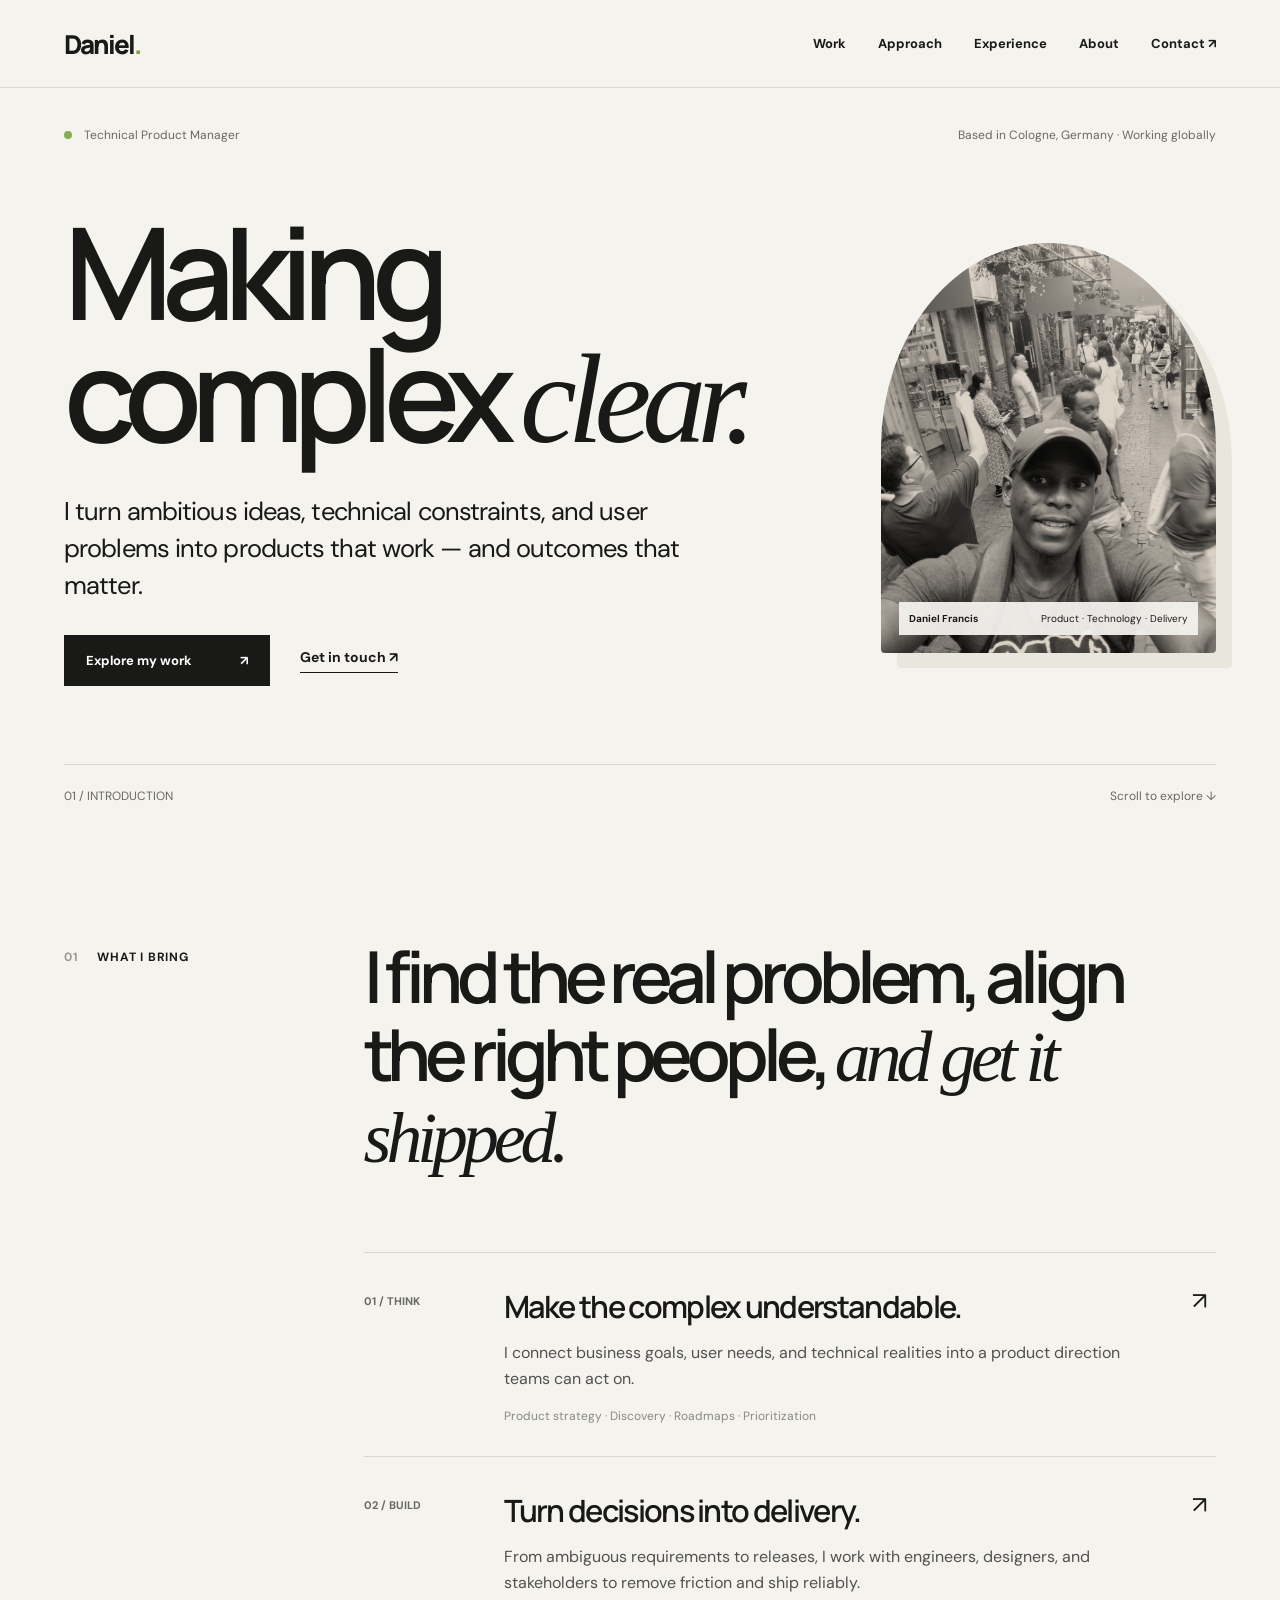
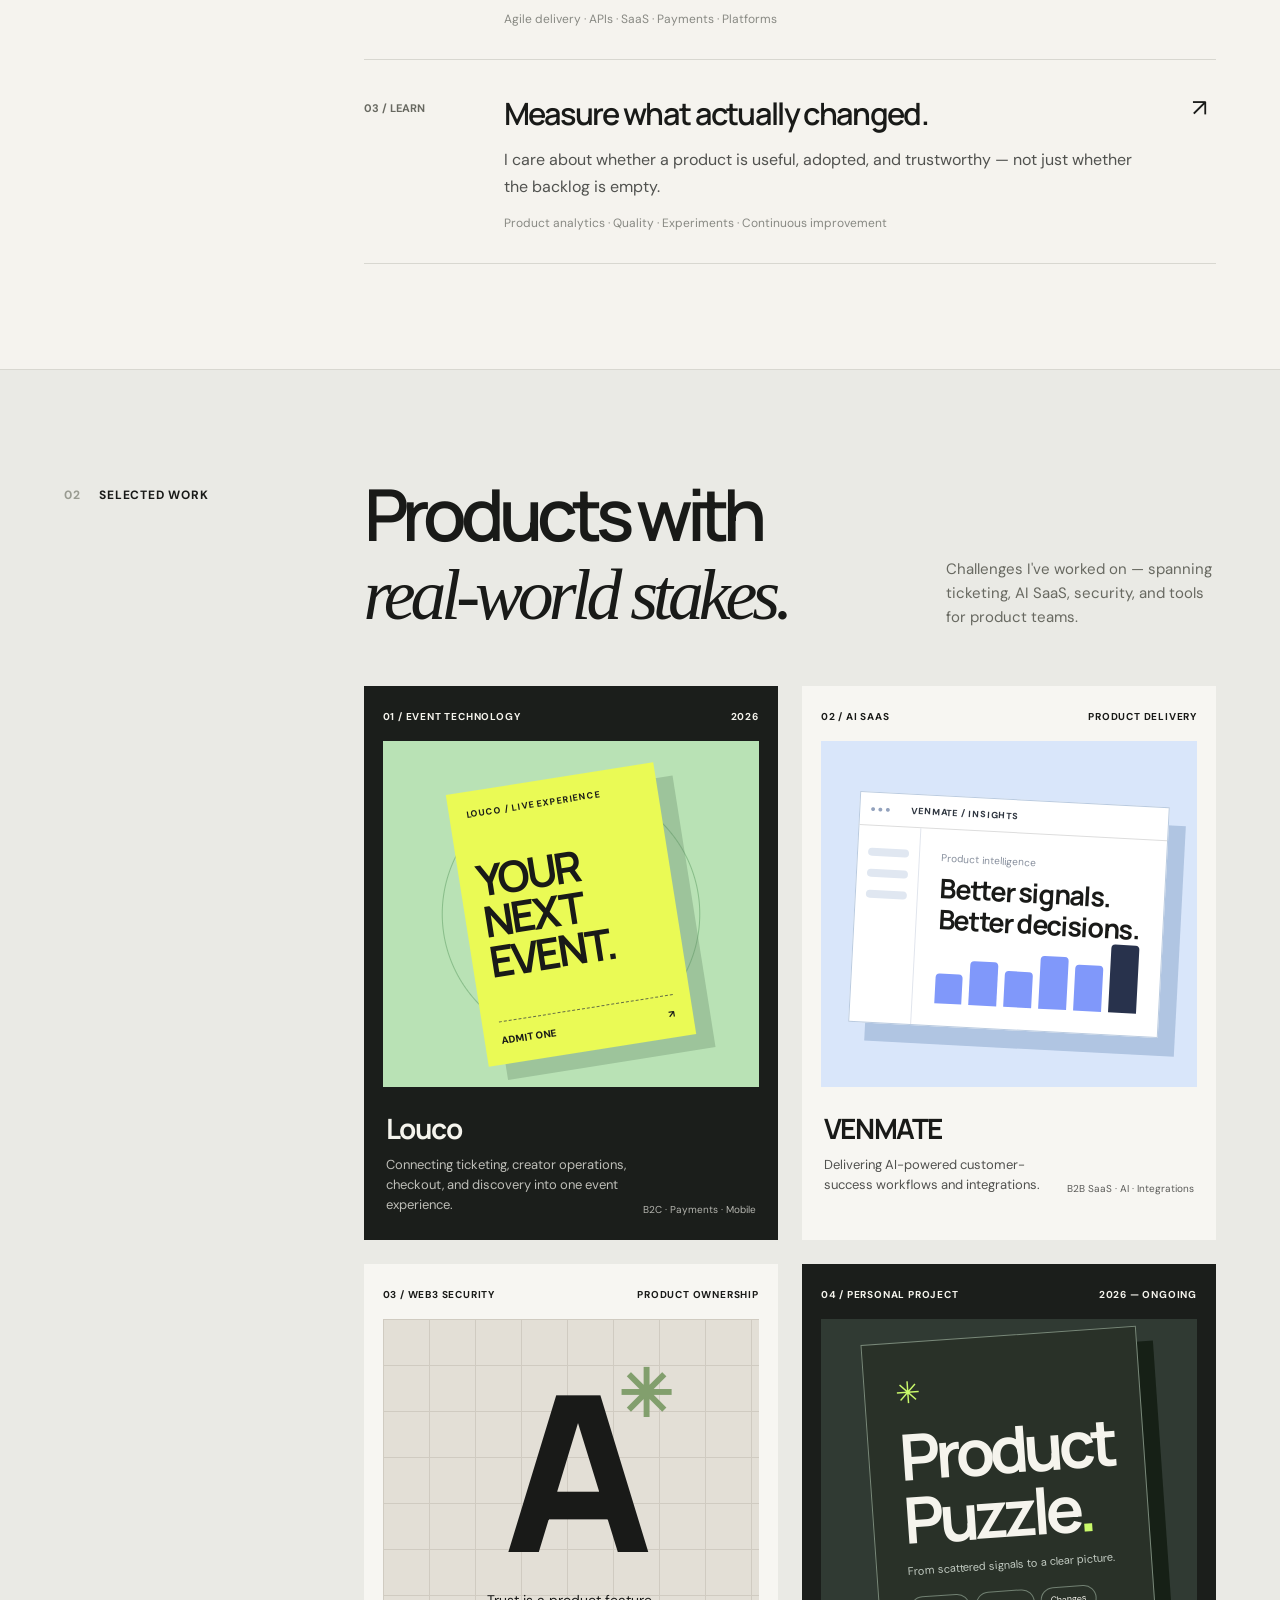
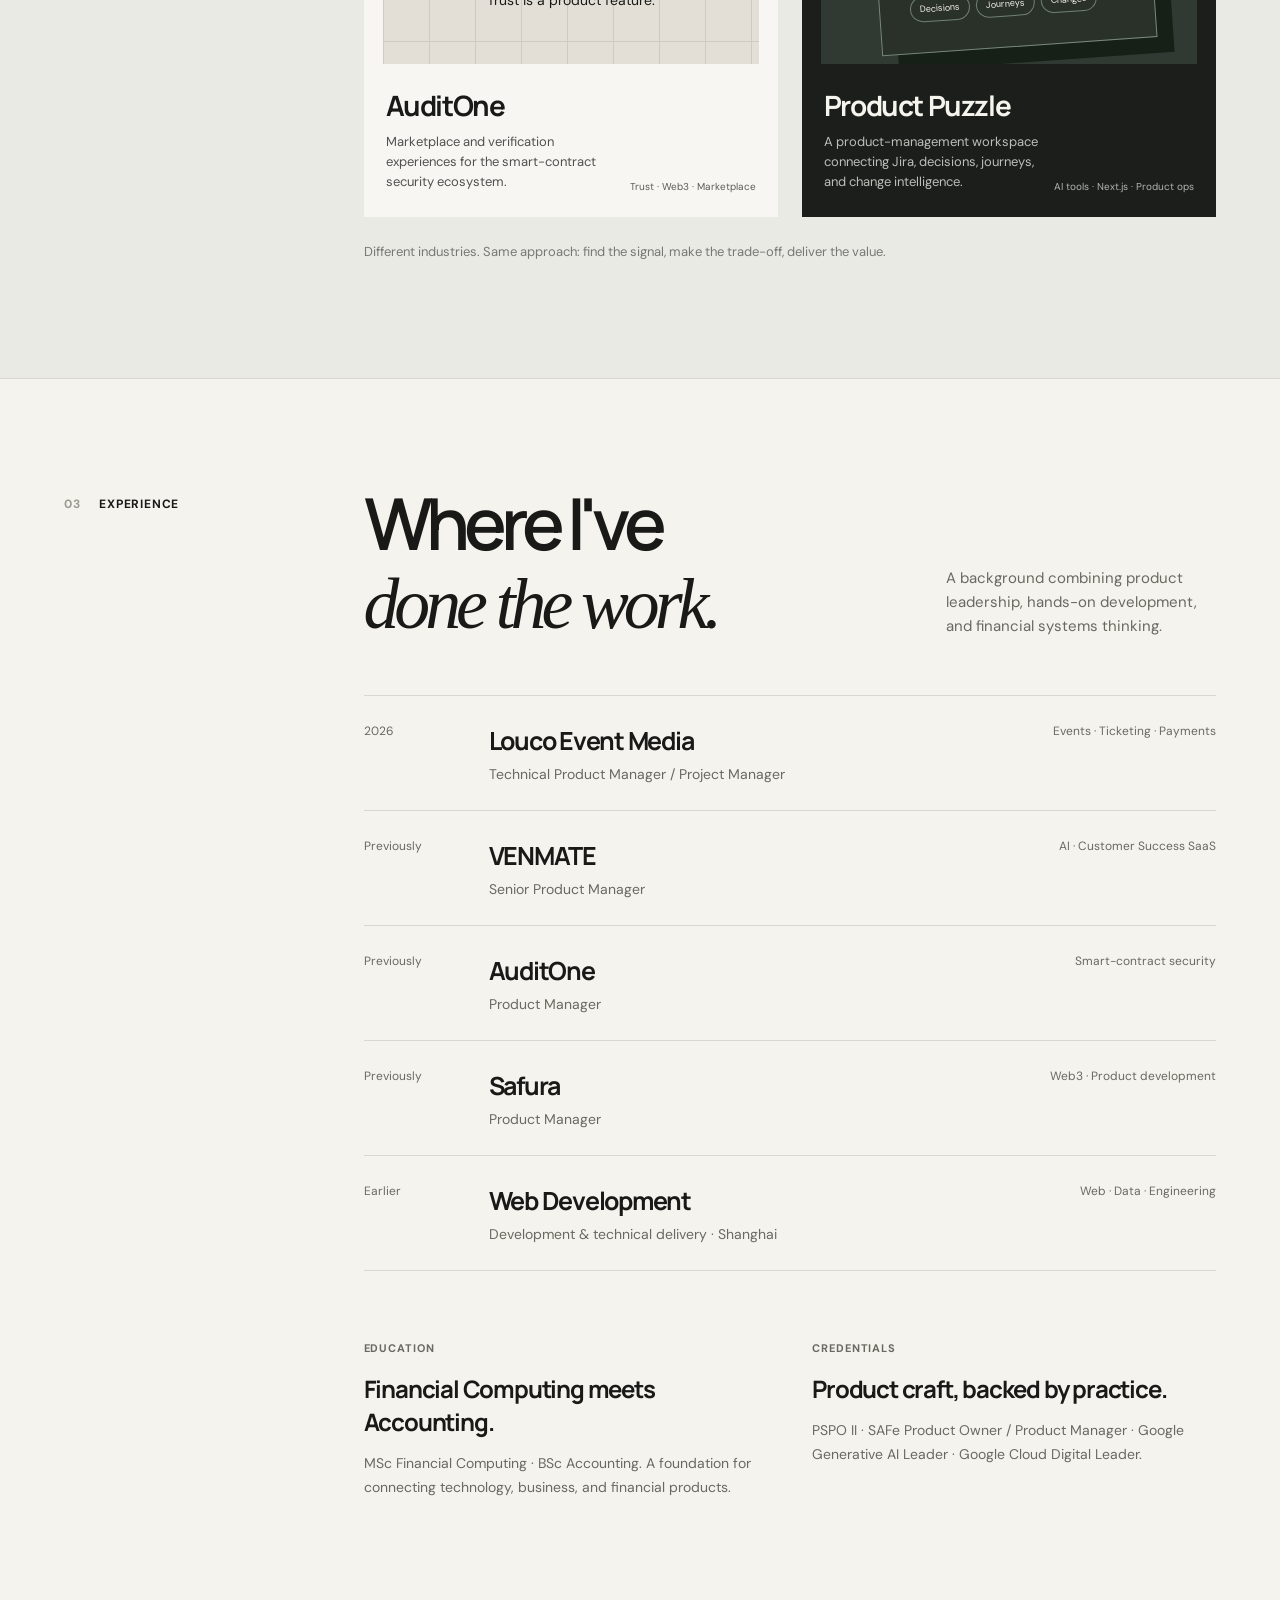
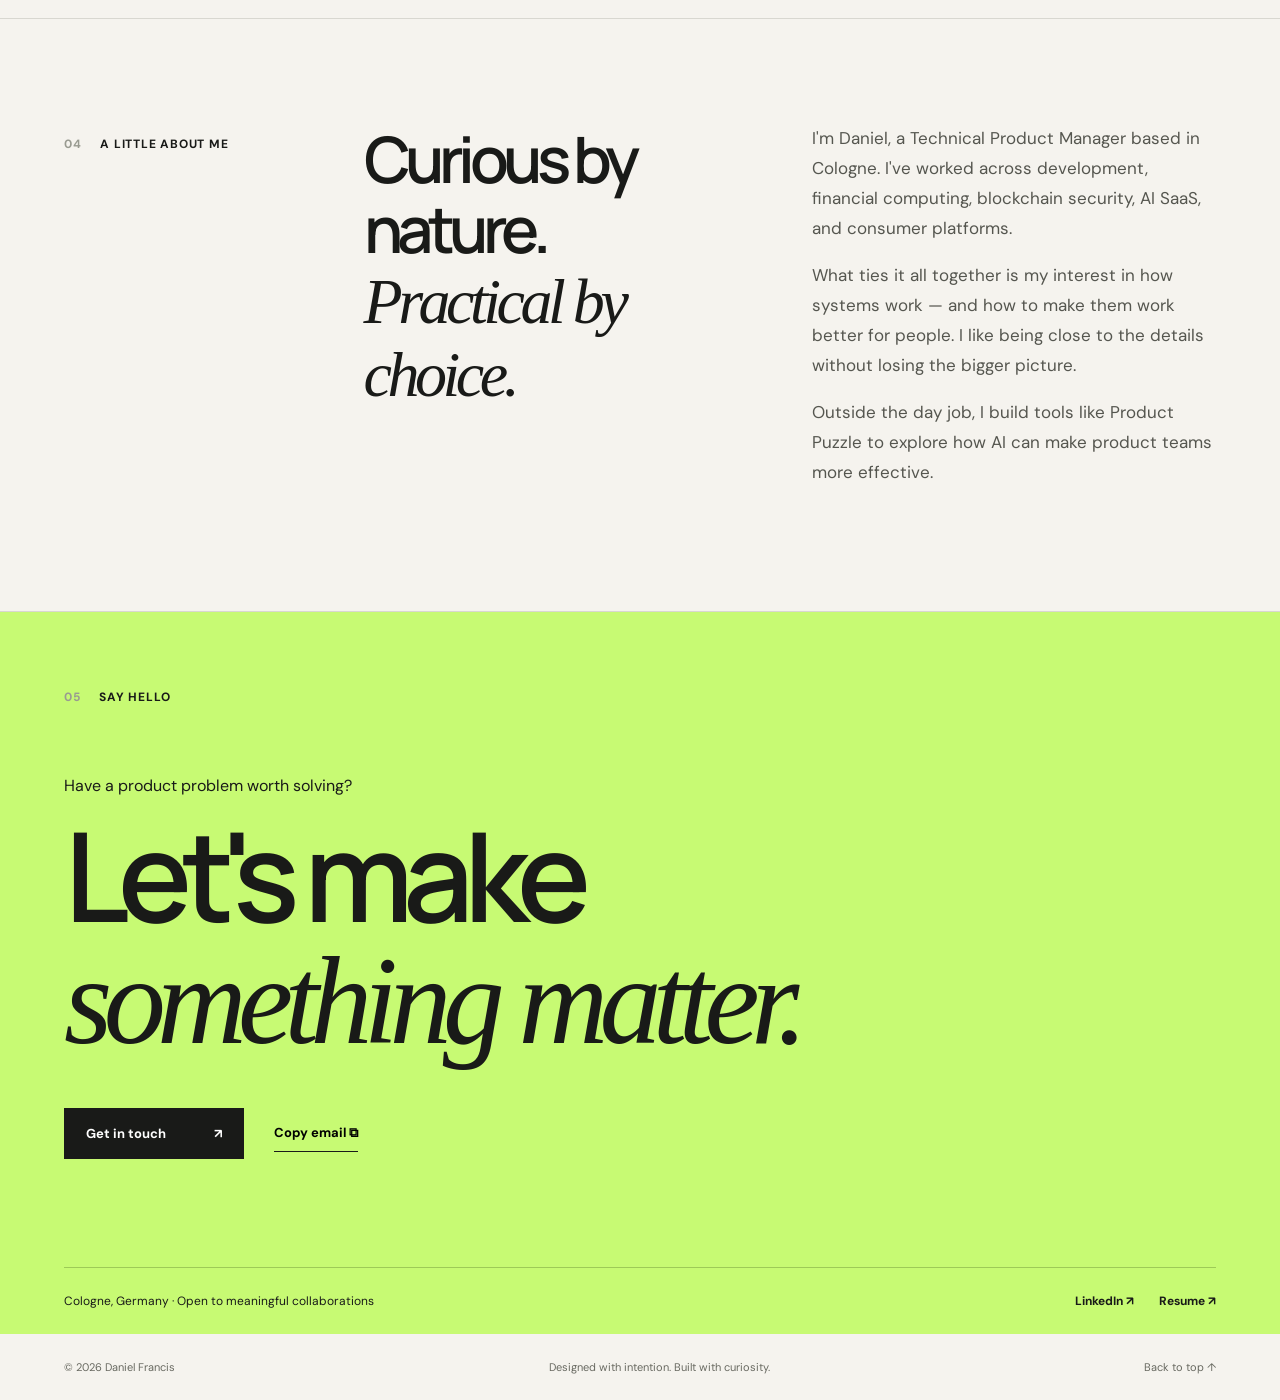
<file: index.html>
<!doctype html>
<html lang="en"><head><meta charset="utf-8"><meta name="viewport" content="width=device-width,initial-scale=1"><meta name="theme-color" content="#f5f3ee"><meta name="description" content="Daniel Francis — Technical Product Manager. AI, SaaS, platforms, fintech, and product delivery."><meta property="og:title" content="Daniel Francis — Technical Product Manager"><meta property="og:description" content="Making complex products clear."><title>Daniel Francis — Technical Product Manager</title><link rel="icon" type="image/svg+xml" href="images/favicon.svg"><link rel="preconnect" href="https://fonts.googleapis.com"><link rel="preconnect" href="https://fonts.gstatic.com" crossorigin><link href="https://fonts.googleapis.com/css2?family=DM+Sans:wght@400;500;600;700&family=Manrope:wght@400;500;600;700;800&display=swap" rel="stylesheet"><link rel="stylesheet" href="css/redesign.css"><script defer src="script/redesign.js"></script></head>
<body><a class="skip" href="#main">Skip to content</a>
<header class="header" id="top"><a href="#top" class="logo" aria-label="Daniel Francis, back to top">Daniel<span>.</span></a><button class="menu" type="button" aria-controls="nav" aria-expanded="false">Menu <span aria-hidden="true">＋</span></button><nav id="nav" aria-label="Main navigation"><a href="#work">Work</a><a href="#approach">Approach</a><a href="#experience">Experience</a><a href="#about">About</a><a href="#contact">Contact ↗</a></nav></header>
<main id="main">
<section class="hero"><div class="hero-over"><span><i class="dot"></i> Technical Product Manager</span><span>Based in Cologne, Germany · Working globally</span></div><div class="hero-layout"><div><h1>Making<br>complex <em>clear.</em></h1><p class="lead">I turn ambitious ideas, technical constraints, and user problems into products that work — and outcomes that matter.</p><div class="actions"><a class="button" href="#work">Explore my work <b>↗</b></a><a class="underline" href="mailto:daniel.d.franciss@gmail.com">Get in touch ↗</a></div></div><figure class="portrait"><img src="images/me.png" alt="Portrait of Daniel Francis"><figcaption><strong>Daniel Francis</strong><span>Product · Technology · Delivery</span></figcaption></figure></div><div class="hero-foot"><span>01 / INTRODUCTION</span><span>Scroll to explore ↓</span></div></section>
<section class="section" id="approach"><div class="section-label"><span>01</span> What I bring</div><div class="section-body"><h2>I find the real problem, align the right people, <em>and get it shipped.</em></h2><div class="capabilities"><article><small>01 / THINK</small><div><h3>Make the complex understandable.</h3><p>I connect business goals, user needs, and technical realities into a product direction teams can act on.</p><span>Product strategy · Discovery · Roadmaps · Prioritization</span></div><b>↗</b></article><article><small>02 / BUILD</small><div><h3>Turn decisions into delivery.</h3><p>From ambiguous requirements to releases, I work with engineers, designers, and stakeholders to remove friction and ship reliably.</p><span>Agile delivery · APIs · SaaS · Payments · Platforms</span></div><b>↗</b></article><article><small>03 / LEARN</small><div><h3>Measure what actually changed.</h3><p>I care about whether a product is useful, adopted, and trustworthy — not just whether the backlog is empty.</p><span>Product analytics · Quality · Experiments · Continuous improvement</span></div><b>↗</b></article></div></div></section>
<section class="section work" id="work"><div class="section-label"><span>02</span> Selected work</div><div class="section-body"><div class="section-head"><h2>Products with<br><em>real-world stakes.</em></h2><p>Challenges I've worked on — spanning ticketing, AI SaaS, security, and tools for product teams.</p></div><div class="projects">
<article class="project dark"><div class="project-top"><span>01 / EVENT TECHNOLOGY</span><span>2026</span></div><div class="visual louco"><div class="ticket"><small>LOUCO / LIVE EXPERIENCE</small><strong>YOUR<br>NEXT<br>EVENT.</strong><span>ADMIT ONE <b>↗</b></span></div></div><div class="project-info"><div><h3>Louco</h3><p>Connecting ticketing, creator operations, checkout, and discovery into one event experience.</p></div><small>B2C · Payments · Mobile</small></div></article>
<article class="project"><div class="project-top"><span>02 / AI SAAS</span><span>PRODUCT DELIVERY</span></div><div class="visual venmate"><div class="dashboard"><div class="dash-head">● ● ● <span>VENMATE / INSIGHTS</span></div><div class="dash-grid"><div class="dash-side"><i></i><i></i><i></i></div><div class="dash-content"><small>Product intelligence</small><strong>Better signals.<br>Better decisions.</strong><div class="bars"><i></i><i></i><i></i><i></i><i></i><i></i></div></div></div></div></div><div class="project-info"><div><h3>VENMATE</h3><p>Delivering AI-powered customer-success workflows and integrations.</p></div><small>B2B SaaS · AI · Integrations</small></div></article>
<article class="project"><div class="project-top"><span>03 / WEB3 SECURITY</span><span>PRODUCT OWNERSHIP</span></div><div class="visual audit"><div class="audit-mark">A<span>✳</span></div><p>Trust is a product feature.</p></div><div class="project-info"><div><h3>AuditOne</h3><p>Marketplace and verification experiences for the smart-contract security ecosystem.</p></div><small>Trust · Web3 · Marketplace</small></div></article>
<article class="project dark"><div class="project-top"><span>04 / PERSONAL PROJECT</span><span>2026 — ONGOING</span></div><div class="visual puzzle"><div class="puzzle-box"><span>✳</span><strong>Product<br>Puzzle<span>.</span></strong><small>From scattered signals to a clear picture.</small><div class="pills"><i>Decisions</i><i>Journeys</i><i>Changes</i></div></div></div><div class="project-info"><div><h3>Product Puzzle</h3><p>A product-management workspace connecting Jira, decisions, journeys, and change intelligence.</p></div><small>AI tools · Next.js · Product ops</small></div></article></div><p class="aside-note">Different industries. Same approach: find the signal, make the trade-off, deliver the value.</p></div></section>
<section class="section experience" id="experience"><div class="section-label"><span>03</span> Experience</div><div class="section-body"><div class="section-head"><h2>Where I've<br><em>done the work.</em></h2><p>A background combining product leadership, hands-on development, and financial systems thinking.</p></div><div class="career"><div><time>2026</time><div><h3>Louco Event Media</h3><p>Technical Product Manager / Project Manager</p></div><span>Events · Ticketing · Payments</span></div><div><time>Previously</time><div><h3>VENMATE</h3><p>Senior Product Manager</p></div><span>AI · Customer Success SaaS</span></div><div><time>Previously</time><div><h3>AuditOne</h3><p>Product Manager</p></div><span>Smart-contract security</span></div><div><time>Previously</time><div><h3>Safura</h3><p>Product Manager</p></div><span>Web3 · Product development</span></div><div><time>Earlier</time><div><h3>Web Development</h3><p>Development & technical delivery · Shanghai</p></div><span>Web · Data · Engineering</span></div></div><div class="qualifications"><div><small>EDUCATION</small><h3>Financial Computing meets Accounting.</h3><p>MSc Financial Computing · BSc Accounting. A foundation for connecting technology, business, and financial products.</p></div><div><small>CREDENTIALS</small><h3>Product craft, backed by practice.</h3><p>PSPO II · SAFe Product Owner / Product Manager · Google Generative AI Leader · Google Cloud Digital Leader.</p></div></div></div></section>
<section class="section about" id="about"><div class="section-label"><span>04</span> A little about me</div><div class="section-body about-layout"><h2>Curious by nature.<br><em>Practical by choice.</em></h2><div><p>I'm Daniel, a Technical Product Manager based in Cologne. I've worked across development, financial computing, blockchain security, AI SaaS, and consumer platforms.</p><p>What ties it all together is my interest in how systems work — and how to make them work better for people. I like being close to the details without losing the bigger picture.</p><p>Outside the day job, I build tools like Product Puzzle to explore how AI can make product teams more effective.</p></div></div></section>
<section class="contact" id="contact"><div class="section-label"><span>05</span> Say hello</div><p>Have a product problem worth solving?</p><h2>Let's make<br><em>something matter.</em></h2><div class="actions"><a class="button" href="mailto:daniel.d.franciss@gmail.com">Get in touch <b>↗</b></a><button class="copy" type="button" data-email="daniel.d.franciss@gmail.com">Copy email ⧉</button></div><div class="contact-foot"><span>Cologne, Germany · Open to meaningful collaborations</span><div><a href="https://www.linkedin.com/in/daniel-francis-nf1t/" target="_blank" rel="noopener noreferrer">LinkedIn ↗</a><a href="images/danieldfrancisPM.pdf" target="_blank" rel="noopener noreferrer">Resume ↗</a></div></div></section>
</main><footer class="footer"><span>© <span id="year">2026</span> Daniel Francis</span><span>Designed with intention. Built with curiosity.</span><a href="#top">Back to top ↑</a></footer></body></html>
</file>
<file: css/redesign.css>
:root{--paper:#f5f3ee;--ink:#191a18;--muted:#686961;--line:#d8d7d0;--display:Manrope,Arial,sans-serif;--body:'DM Sans',Arial,sans-serif}*{box-sizing:border-box}html{scroll-behavior:smooth;scroll-padding-top:5rem}body{margin:0;background:var(--paper);color:var(--ink);font-family:var(--body);-webkit-font-smoothing:antialiased}a{color:inherit;text-decoration:none}button{font:inherit;cursor:pointer}:focus-visible{outline:3px solid #799d3e;outline-offset:4px}::selection{background:#cafa72;color:#191a18}.skip{position:absolute;top:-100px;left:15px;background:white;padding:12px;z-index:99}.skip:focus{top:10px}.header{display:flex;justify-content:space-between;align-items:center;padding:0 clamp(22px,5vw,94px);height:88px;border-bottom:1px solid var(--line)}.logo{font-family:var(--display);font-size:26px;font-weight:800;letter-spacing:-.08em}.logo span{color:#7da344}.header nav{display:flex;gap:clamp(18px,2.5vw,45px);font-size:13px;font-weight:700}.header nav a:hover{opacity:.58}.menu{display:none}.hero{padding:26px clamp(22px,5vw,94px) 0}.hero-over,.hero-foot{display:flex;justify-content:space-between;align-items:center;color:var(--muted);font-size:12px}.hero-over{min-height:42px}.dot{width:8px;height:8px;background:#84ae51;border-radius:50%;display:inline-block;margin-right:9px}.hero-layout{display:grid;grid-template-columns:minmax(0,1.45fr) minmax(260px,.65fr);gap:6%;align-items:center;padding:55px 0 78px}.hero h1,.section h2,.contact h2{font-family:var(--display);font-weight:600;letter-spacing:-.085em}.hero h1{font-size:clamp(76px,10vw,157px);line-height:.95;margin:0 0 33px;white-space:nowrap}.hero h1 em,.section h2 em,.contact h2 em{font-family:Georgia,serif;font-weight:400;letter-spacing:-.07em}.lead{font-size:clamp(19px,2vw,27px);line-height:1.45;letter-spacing:-.035em;max-width:650px;margin:0 0 30px}.actions{display:flex;align-items:center;gap:30px;flex-wrap:wrap}.button{padding:17px 22px;background:var(--ink);color:white;display:inline-flex;align-items:center;gap:48px;font-weight:700;font-size:13px;transition:transform .2s}.button:hover{transform:translateY(-3px)}.underline{font-size:14px;font-weight:700;border-bottom:1px solid currentColor;padding-bottom:6px}.portrait{margin:0;position:relative;height:clamp(330px,32vw,490px);overflow:hidden;border-radius:50% 50% 4px 4px;background:#ddd4c8;box-shadow:16px 15px 0 #e8e6dd}.portrait img{width:100%;height:100%;object-fit:cover;object-position:center top;filter:grayscale(100%);mix-blend-mode:multiply}.portrait figcaption{position:absolute;bottom:18px;left:18px;right:18px;background:rgba(245,243,238,.94);padding:10px;display:flex;justify-content:space-between;gap:8px;font-size:10px}.portrait figcaption span{font-weight:400}.hero-foot{padding:23px 0 28px;border-top:1px solid var(--line)}.section{display:grid;grid-template-columns:22% 1fr;gap:4%;padding:105px clamp(22px,5vw,94px);border-bottom:1px solid var(--line)}.section-label{font-size:12px;font-weight:700;text-transform:uppercase;letter-spacing:.065em;padding-top:12px}.section-label span{color:#999b91;margin-right:15px}.section h2{font-size:clamp(47px,5.6vw,85px);line-height:1.09;margin:0}.capabilities{margin-top:75px;border-top:1px solid var(--line)}.capabilities article{display:grid;grid-template-columns:120px 1fr 24px;gap:20px;padding:32px 0;border-bottom:1px solid var(--line)}.capabilities small{color:var(--muted);font-size:11px;padding-top:9px;font-weight:700}.capabilities h3{font-family:var(--display);letter-spacing:-.055em;font-size:clamp(22px,2.4vw,32px);margin:0 0 13px;font-weight:600}.capabilities p{color:#51524f;line-height:1.65;font-size:16px;max-width:630px;margin:0}.capabilities article div span{display:block;margin-top:15px;color:#888983;font-size:12px}.capabilities b{font-size:24px;font-weight:400}.work{background:#eaeae5}.section-head{display:flex;align-items:end;justify-content:space-between;gap:30px;margin-bottom:52px}.section-head p{max-width:270px;margin:0 0 5px;line-height:1.6;font-size:15px;color:var(--muted)}.projects{display:grid;grid-template-columns:repeat(2,minmax(0,1fr));gap:24px}.project{min-width:0;background:#f7f6f2;padding:19px}.project.dark{background:#1b1e1b;color:#f5f4ed}.project-top{display:flex;justify-content:space-between;gap:12px;padding:5px 0 18px;font-size:10px;font-weight:700;letter-spacing:.08em}.visual{height:clamp(240px,27vw,380px);display:flex;align-items:center;justify-content:center;position:relative;overflow:hidden}.louco{background:radial-gradient(circle at center,transparent 35%,#88bd89 35.4%,transparent 35.7%,transparent 50%,#88bd89 50.4%,transparent 50.8%),#b9e2b5}.ticket{width:210px;min-height:275px;background:#eafa55;padding:17px;transform:rotate(-9deg);box-shadow:17px 16px 0 #65876655;color:#191a18;display:flex;flex-direction:column;justify-content:space-between}.ticket small{font-size:9px;font-weight:700;letter-spacing:.1em}.ticket strong{font-family:var(--display);font-size:43px;line-height:.96;letter-spacing:-.07em}.ticket>span{border-top:1px dashed #656e45;padding-top:12px;font-size:10px;font-weight:800;display:flex;justify-content:space-between}.venmate{background:#d9e6fa;padding:25px}.dashboard{width:min(95%,445px);height:78%;background:#fff;box-shadow:17px 18px 0 #b0c5e2;transform:rotate(3deg);border:1px solid #bacbe0}.dash-head{height:33px;padding:10px;border-bottom:1px solid #ddd;font-size:9px;color:#93a2bd}.dash-head span{margin-left:19px;color:#303741;font-weight:800;letter-spacing:.09em}.dash-grid{display:flex;height:calc(100% - 33px)}.dash-side{width:20%;border-right:1px solid #e1e5ed;padding:22px 10px}.dash-side i{display:block;height:8px;background:#e0e7f1;border-radius:5px;margin-bottom:13px}.dash-content{flex:1;padding:22px;display:flex;flex-direction:column}.dash-content small{font-size:10px;color:#858d9b}.dash-content strong{font-family:var(--display);font-size:clamp(17px,2.1vw,29px);line-height:1.15;letter-spacing:-.05em;margin-top:9px}.bars{margin-top:auto;height:75px;display:flex;align-items:end;gap:7px}.bars i{flex:1;background:#8098fa;height:43%;border-radius:4px 4px 0 0}.bars i:nth-child(2){height:65%}.bars i:nth-child(3){height:52%}.bars i:nth-child(4){height:78%}.bars i:nth-child(5){height:68%}.bars i:nth-child(6){height:100%;background:#28324c}.audit{background-color:#e3dfd6;background-image:linear-gradient(#d0cbc1 1px,transparent 1px),linear-gradient(90deg,#d0cbc1 1px,transparent 1px);background-size:46px 46px;flex-direction:column}.audit-mark{font-family:var(--display);font-size:clamp(130px,17vw,230px);font-weight:800;letter-spacing:-.16em;line-height:1}.audit-mark span{font-size:.3em;color:#829f6d;vertical-align:top}.audit p{font-size:14px}.puzzle{background:#303a33}.puzzle-box{padding:30px;min-width:70%;border:1px solid #788879;background:#293128;box-shadow:16px 16px 0 #162016;transform:rotate(-4deg);display:flex;flex-direction:column;gap:12px}.puzzle-box>span,.puzzle-box strong span{color:#cafa6b}.puzzle-box>span{font-size:30px}.puzzle-box strong{font-family:var(--display);font-size:clamp(46px,5vw,72px);letter-spacing:-.08em;line-height:1}.puzzle-box small{font-size:11px;color:#c2cbc2}.pills{display:flex;gap:6px;flex-wrap:wrap;margin-top:7px}.pills i{font-style:normal;font-size:9px;padding:6px 9px;border:1px solid #718072;border-radius:30px}.project-info{display:flex;justify-content:space-between;gap:15px;padding:22px 3px 5px;align-items:end}.project-info h3{font-family:var(--display);font-size:28px;letter-spacing:-.05em;margin:0 0 8px}.project-info p{max-width:340px;line-height:1.55;font-size:13px;opacity:.75;margin:0}.project-info>small{font-size:10px;white-space:nowrap;opacity:.7;text-align:right}.aside-note{font-size:13px;color:#777;margin-top:26px}.career{border-top:1px solid var(--line);margin-top:28px}.career>div{display:grid;grid-template-columns:110px 1fr 210px;gap:15px;align-items:start;padding:27px 0;border-bottom:1px solid var(--line)}.career time,.career>div>span{font-size:12px;color:var(--muted)}.career>div>span{text-align:right}.career h3{font-family:var(--display);font-size:25px;letter-spacing:-.05em;margin:0 0 7px}.career p{font-size:14px;color:var(--muted);margin:0}.qualifications{display:grid;grid-template-columns:1fr 1fr;gap:45px;margin-top:65px}.qualifications small{font-size:11px;font-weight:700;letter-spacing:.08em;color:var(--muted)}.qualifications h3{font-family:var(--display);font-size:24px;letter-spacing:-.05em;margin:15px 0 9px}.qualifications p{font-size:14px;line-height:1.7;color:var(--muted)}.about-layout{display:grid;grid-template-columns:1fr 1fr;gap:45px}.about-layout h2{font-size:clamp(47px,5vw,76px)}.about-layout p{font-size:17px;line-height:1.75;margin:0 0 18px;color:#55564f}.about-layout .underline{display:inline-block;margin-top:12px}.contact{padding:65px clamp(22px,5vw,94px) 0;background:#c7fa73}.contact>p{margin:70px 0 18px;font-size:16px}.contact h2{font-size:clamp(62px,9.7vw,150px);line-height:.98;margin:0 0 45px}.contact .copy{border:0;border-bottom:1px solid var(--ink);background:transparent;padding:10px 0;font-size:13px;font-weight:700}.contact-foot{margin-top:108px;padding:25px 0;border-top:1px solid #9dca57;display:flex;justify-content:space-between;gap:25px;font-size:12px}.contact-foot div{display:flex;gap:25px;font-weight:700}.footer{display:flex;justify-content:space-between;gap:20px;padding:26px clamp(22px,5vw,94px);font-size:11px;color:var(--muted)}@media(max-width:1100px){.hero h1{font-size:clamp(72px,9vw,116px)}.section{grid-template-columns:19% 1fr}.project-info{display:block}.project-info>small{display:block;text-align:left;margin-top:12px}.section-head{align-items:start;flex-direction:column}.section-head p{max-width:540px}}@media(max-width:800px){.header{height:74px}.menu{display:flex;align-items:center;gap:10px;background:transparent;border:0;font-size:13px;font-weight:700}.menu span{font-size:21px}.header nav{display:none;position:absolute;top:74px;left:0;right:0;background:var(--paper);padding:25px;z-index:30;border-bottom:1px solid var(--line);flex-direction:column;gap:20px;font-size:17px}.header nav.open{display:flex}.hero-layout{grid-template-columns:1fr;padding:40px 0 60px}.hero h1{font-size:clamp(71px,12vw,115px)}.portrait{width:min(100%,355px);height:390px;margin:auto}.section{grid-template-columns:1fr;gap:35px;padding-top:75px;padding-bottom:75px}.section-label{padding-top:0}.about-layout{grid-template-columns:1fr}}@media(max-width:600px){.hero-over>span:last-child{display:none}.hero h1{font-size:clamp(60px,14vw,84px);white-space:normal}.lead{font-size:19px}.portrait{width:min(100%,315px);height:350px}.section h2{font-size:clamp(43px,10vw,62px)}.capabilities{margin-top:43px}.capabilities article{grid-template-columns:1fr 24px;gap:10px}.capabilities article small{grid-column:1/-1}.projects{grid-template-columns:1fr}.visual{height:290px}.career>div{grid-template-columns:1fr;gap:6px}.career>div>span{text-align:left}.qualifications{grid-template-columns:1fr;gap:23px}.contact h2{font-size:clamp(58px,12vw,85px)}.contact>p{margin-top:45px}.contact-foot{display:block;margin-top:70px;line-height:1.6}.contact-foot div{flex-wrap:wrap;margin-top:18px}.footer span:nth-child(2){display:none}}@media(prefers-reduced-motion:reduce){html{scroll-behavior:auto}*,*::before,*::after{transition-duration:.01ms!important;animation-duration:.01ms!important}}
</file>
